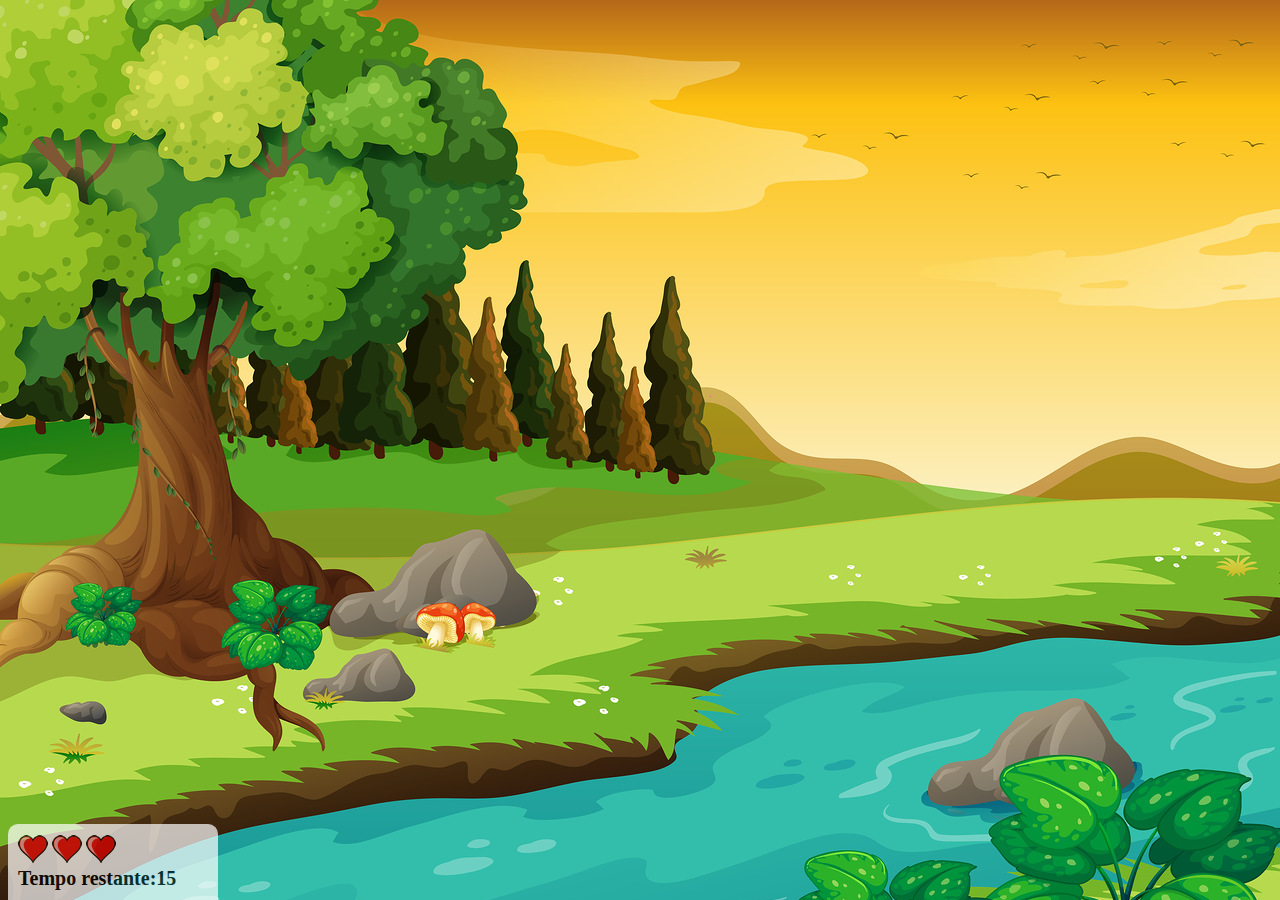
<file: Projeto Mata Mosquito/index.html>
<!DOCTYPE html>
<html lang="pt-br">
<head>
    <meta charset="UTF-8">
    <meta http-equiv="X-UA-Compatible" content="IE=edge">
    <meta name="viewport" content="width=device-width, initial-scale=1.0">
    <title>Document</title>
    <link rel="stylesheet" href="style.css">
    <script src="jogo.js"> </script>
</head>
<body onresize="ajustaTamanhoPalcoJogo()">
    

    <div class="painel">

        <div class="vidas">
            <img id="v1" src="imagens/coracao_cheio.png" alt="">
            <img id="v2" src="imagens/coracao_cheio.png" alt="">
            <img id="v3" src="imagens/coracao_cheio.png" alt="">

        </div>
            <div class="cronometro">Tempo restante:<span id="cronometro"></span> </div>
    </div>


    <script>
        document.getElementById('cronometro').innerHTML = tempo

        var criamosca = setInterval(function() {
           posicaoRandomica() 
        }, criamoscatempo)
    </script>
</body>
</html>
</file>
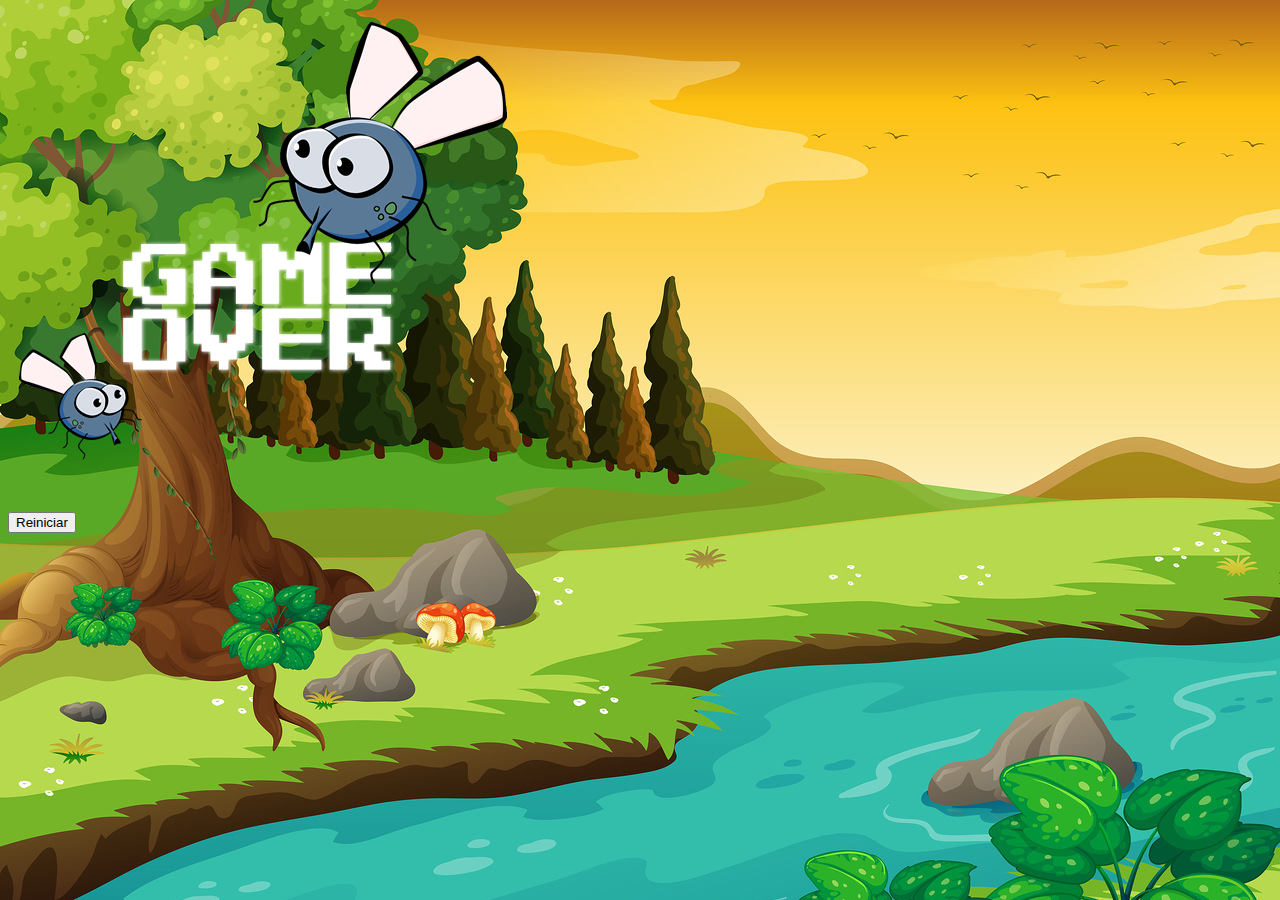
<file: Projeto Mata Mosquito/fim_de_jogo.html>
<!DOCTYPE html>
<html lang="pt-br">
<head>
    <meta charset="UTF-8">
    <meta http-equiv="X-UA-Compatible" content="IE=edge">
    <meta name="viewport" content="width=device-width, initial-scale=1.0">
    <title>Document</title>
    <link rel="stylesheet" href="https://stackpath.bootstrapcdn.com/bootstrap/4.1.3/css/bootstrap.min.css" integrity="sha384-MCw98/SFnGE8fJT3GXwEOngsV7Zt27NXFoaoApmYm81iuXoPkFOJwJ8ERdknLPMO" crossorigin="anonymous">
    <link rel="stylesheet" href="style.css">
</head>
<body>
    <div class="container">
        <div class="row">
            <div class="col">
                <div class="d-flex justify-content-center">
                <img src="imagens/game_over.png" alt="">
            </div>
        </div>
    </div>
    
    
    <div class="row">
        <div class="col">
            <div class="d-flex justify-content-center">
            <button type="button" class="btn btn-dark btn-lg" onclick="window.location.href = 'inicio.html'">Reiniciar</button>
        </div>
    </div>
</div>
    
    </div>
</body>
</html>
</file>
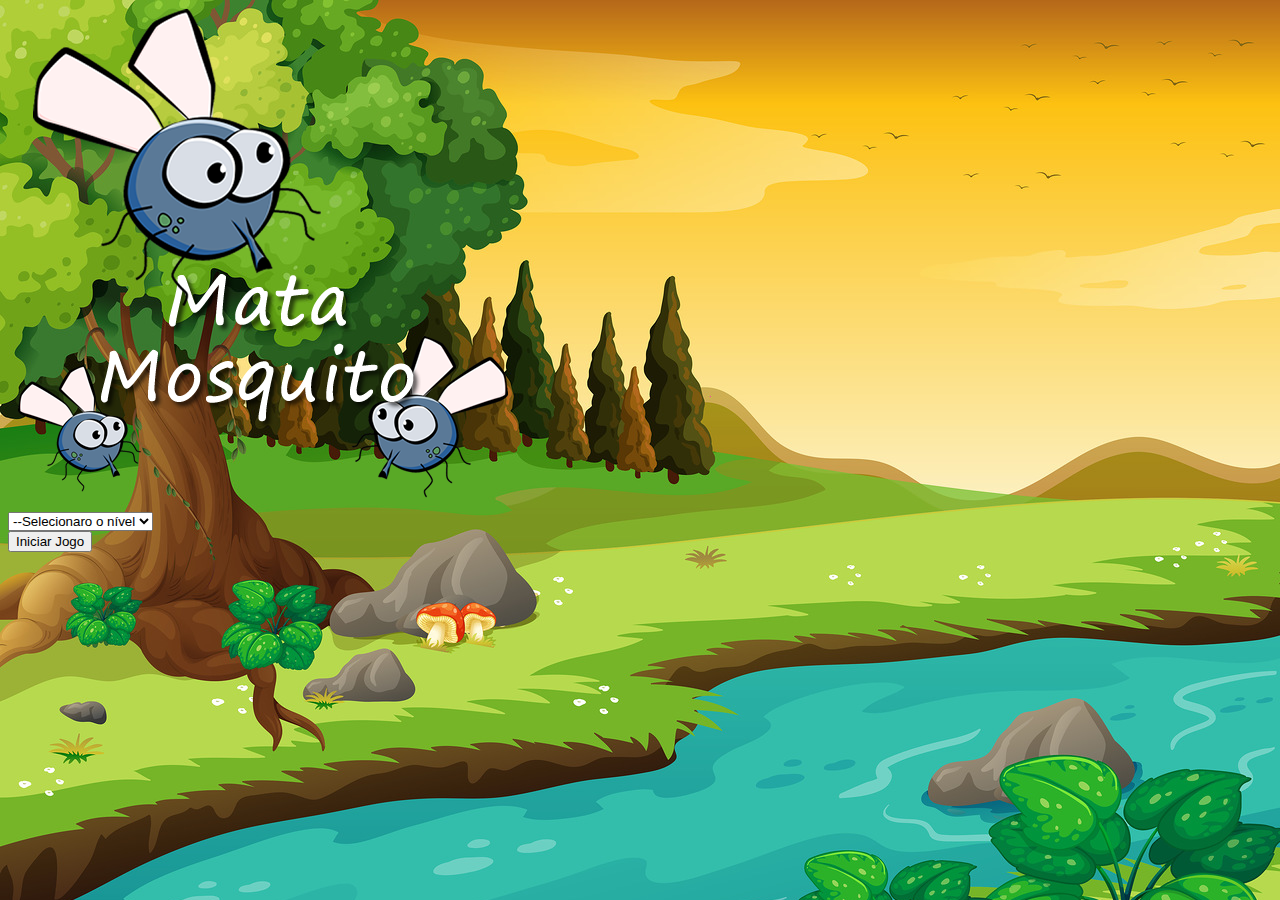
<file: Projeto Mata Mosquito/inicio.html>
<!DOCTYPE html>
<html lang="pt-br">
<head>
    <meta charset="UTF-8">
    <meta http-equiv="X-UA-Compatible" content="IE=edge">
    <meta name="viewport" content="width=device-width, initial-scale=1.0">
    <title>Document</title>
    <link rel="stylesheet" href="https://stackpath.bootstrapcdn.com/bootstrap/4.1.3/css/bootstrap.min.css" integrity="sha384-MCw98/SFnGE8fJT3GXwEOngsV7Zt27NXFoaoApmYm81iuXoPkFOJwJ8ERdknLPMO" crossorigin="anonymous">
    <link rel="stylesheet" href="style.css">


    <script>
        function iniciarjogo() {
var nivel = document.getElementById('nivel').value
   
            if (nivel === '') {
             alert ('Selecione um nível para iniciar o jogo')   
                return false
            }
            window.location.href = "index.html?" + nivel

}
    </script>





</head>
<body>
    <div class="container">
        <div class="row">
            <div class="col">
                <div class="d-flex justify-content-center">
                <img src="imagens/game.png" alt="">
            </div>
        </div>
    </div>
    
    <div class="row">
        <div class="col">
            <div class="d-flex justify-content-center">
                <div class="mb-2">
                <select class="form-control" id="nivel">
                    <option value=""> --Selecionaro o nível</option>
                    <option value="normal">Normal</option>
                    <option value="dificil">Dificil</option>
                    <option value="chucknorris">Chuck Norris</option>
                </select></div>
            </div>
</div>
</div>


    <div class="row">
        <div class="col">
            <div class="d-flex justify-content-center">
            <button type="button" class="btn btn-danger btn-lg" onclick="iniciarjogo()">Iniciar Jogo</button>
        </div>
    </div>
</div>
    
    </div>
</body>
</html>
</file>
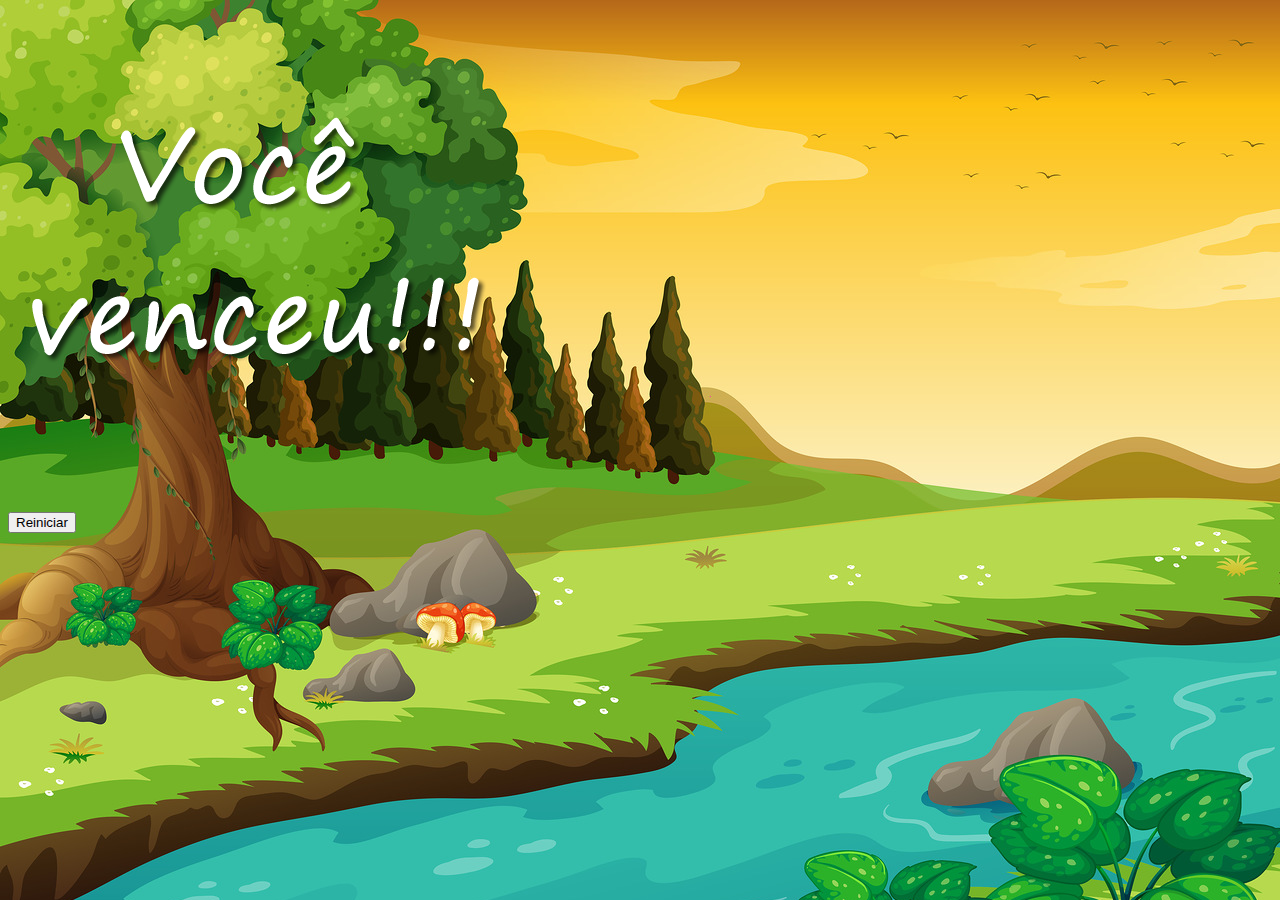
<file: Projeto Mata Mosquito/vitoria.html>
<!DOCTYPE html>
<html lang="pt-br">
<head>
    <meta charset="UTF-8">
    <meta http-equiv="X-UA-Compatible" content="IE=edge">
    <meta name="viewport" content="width=device-width, initial-scale=1.0">
    <title>Document</title>
    <link rel="stylesheet" href="https://stackpath.bootstrapcdn.com/bootstrap/4.1.3/css/bootstrap.min.css" integrity="sha384-MCw98/SFnGE8fJT3GXwEOngsV7Zt27NXFoaoApmYm81iuXoPkFOJwJ8ERdknLPMO" crossorigin="anonymous">
    <link rel="stylesheet" href="style.css">
</head>
<body>
    <div class="container">
        <div class="row">
            <div class="col">
                <div class="d-flex justify-content-center">
                <img src="imagens/vitoria.png" alt="">
            </div>
        </div>
    </div>
    
    
    <div class="row">
        <div class="col">
            <div class="d-flex justify-content-center">
            <button type="button" class="btn btn-dark btn-lg" onclick="window.location.href = 'inicio.html'">Reiniciar</button>
        </div>
    </div>
</div>
    
    </div>
</body>
</html>
</file>
<file: Projeto Mata Mosquito/style.css>
html {
    cursor: url(imagens/mata_mosca.png) 30 30, auto;

}


body {
    background-image: url(imagens/bg.jpg);
    background-repeat: no-repeat;
    background-size: 100%;
}


.mosca1 {
    width: 50px;
    height: 50px;
}

.mosca2 {
    width: 70px;
    height: 70px;
}

.mosca3 {
    width: 90px;
    height: 90px;
}

.ladoA {
    transform: scaleX(1) ;
}

.ladoB {
    transform: scalex(-1) ;
}




.painel {
    position: absolute;
    width: 190px;
    padding: 10px;
    bottom: 0px;
    border-top: 1px solid #fff;
    background-color: #fff;
    opacity: 0.7;
    border-radius: 10px 10px 0px 0px;
}

.vidas {
    float: left;
}
.cronometro {
    float: left;
    font-size: 20px;
    font-weight: bold ;
}
</file>
